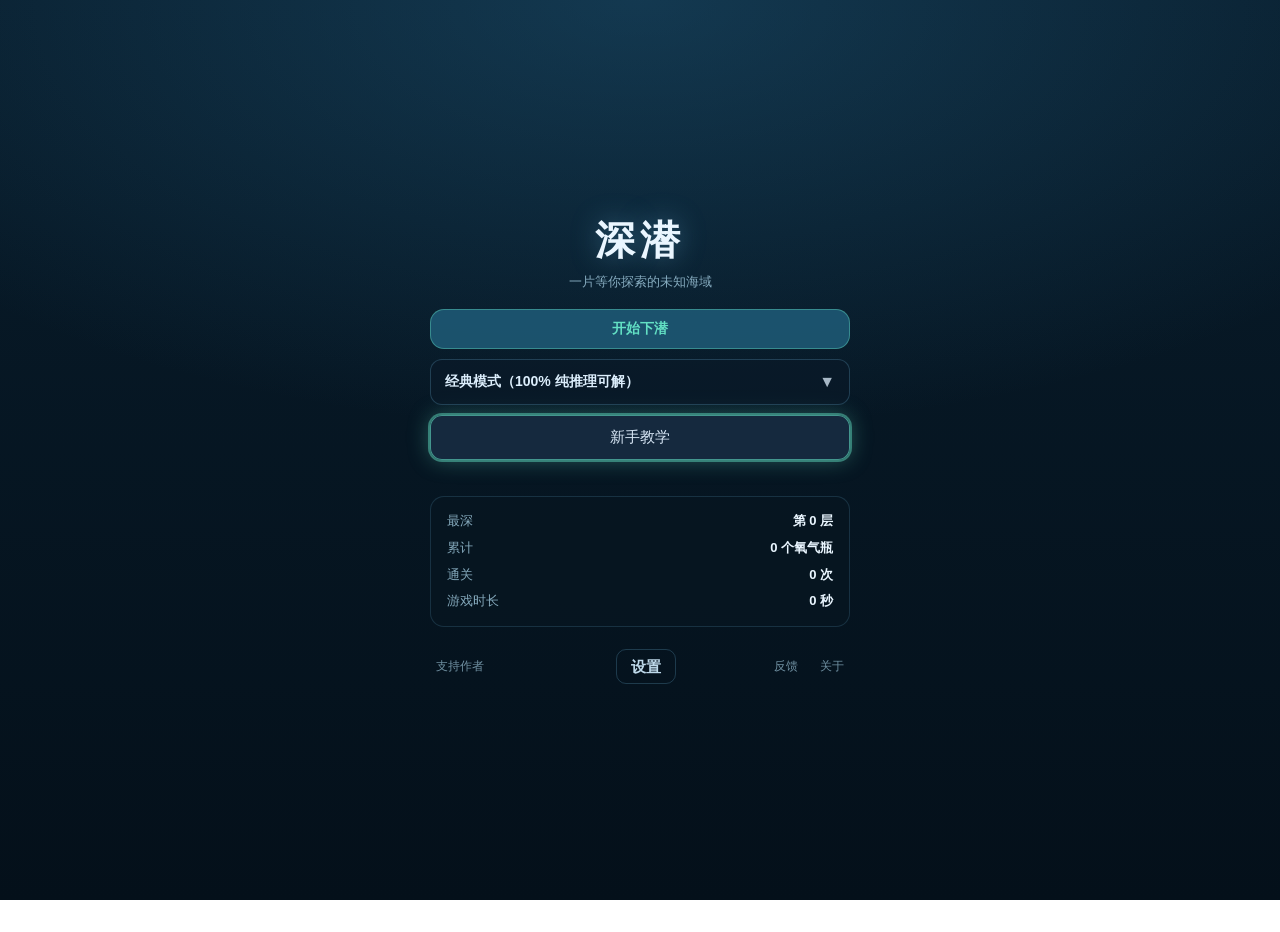
<file: index.html>
<!DOCTYPE html>
<!--
  缓存版本号：?v=27
  ⚠️ 每次发版必须把本文件里所有 ?v=27 改成新版本号（脚本/样式一起改），
     否则微信 WebView / 浏览器会继续用旧缓存，出现「改了没生效」。
-->
<html lang="zh-CN">
<head>
<meta charset="utf-8">
<meta name="viewport" content="width=device-width, initial-scale=1, viewport-fit=cover">
<meta name="theme-color" content="#050b14">
<title>深潜</title>
<link rel="stylesheet" href="style.css?v=27">

</head>
<body>

<div id="banner-layer" class="banner-layer"></div>
<div id="fatal-bar" class="fatal-bar" hidden></div>

<div class="ripple-layer" id="ripple-layer" aria-hidden="true"></div>

<div class="app">
  <div class="bg-layer" id="bg-layer" aria-hidden="true"></div>

  <header class="hud">
    <div class="hud-row">
    <div class="stat depth">
      <span class="k" id="depth-label">深度</span>
      <span class="v" id="stat-depth">1</span>
    </div>
    <div class="stat" id="stat-mines-box">
      <span class="k" id="mine-label">未探明暗礁</span>
      <span class="v" id="stat-mines">10</span>
    </div>

    <div class="stat bottles" id="stat-bottle-box">
      <span class="k" id="bottle-label">未开启氧气瓶</span>
      <span class="k2" id="bottle-sub"></span>
      <span class="vwrap">
        <span class="v" id="stat-bottle">0</span>
        <span class="extra" id="stat-extra" hidden></span>
      </span>
    </div>

    </div>
    <div class="stat oxy" id="stat-oxy-box">
      <span class="k" id="oxy-label">氧气</span>
      <span class="bar" id="oxy-bar"><i id="oxy-fill"></i></span>
      <span class="v" id="stat-oxy">100</span>
    </div>
  </header>

  <div class="hintbar" id="hintbar" hidden>
    <span id="hinttext"></span>

    <button class="hintbar-close" id="hint-close" title="收起">✕</button>
  </div>

  <main class="board-wrap">
    <div class="board-scroll" id="board-scroll">
    <div class="board" id="board"></div>
  </div>
    <div class="overlay" id="overlay" hidden>
      <div class="overlay-card">
        <div class="overlay-title" id="overlay-title"></div>
        <div class="overlay-body" id="overlay-body"></div>
        <button class="btn primary" id="overlay-restart">再来一次</button>
      </div>
    </div>

    <!-- 结算界面：通关 / 失败共用骨架，skin 区分 -->
    </main>

  <footer class="foot">
    <div class="hint">
      <span class="r">红</span>暗礁　<span class="b">蓝</span>氧气瓶　<span class="m">紫</span>混合<br>
      点一下翻开　<span class="y">长按</span>标记暗礁<br>

    </div>
    <div class="meta">
      <button class="btn" id="hint-btn">提示 剩3次</button>
      <button class="btn" id="restart">重新下潜</button>
      <button class="btn" id="home-btn">返回首页</button>
    </div>
  </footer>

</div>

  <!-- 设置面板（临时：目前只有「减少动态效果」一项） -->
  <div class="settings-layer" id="settings-layer" hidden>
    <div class="settings-card" role="dialog" aria-modal="true" aria-label="设置">
      <div class="settings-title">设置</div>
      <button class="settings-row" id="sound-toggle" type="button" role="switch" aria-checked="true">
        <span class="settings-label">音效</span>
        <span class="settings-switch" aria-hidden="true"><i></i></span>
      </button>
      <button class="settings-row" id="reduce-motion-toggle" type="button" role="switch" aria-checked="false">
        <span class="settings-label">减少动态效果</span>
        <span class="settings-switch" aria-hidden="true"><i></i></span>
      </button>
      <p class="settings-note">开启后不再显示闪光、粒子、滑入等效果。</p>
      <button class="btn" id="settings-close" type="button">关闭</button>
    </div>
  </div>

  <!-- 氧气耗尽：复活框 -->
  <div class="settings-layer" id="revive-layer" hidden>
    <div class="settings-card" role="dialog" aria-modal="true" aria-label="氧气耗尽">
      <div class="settings-title revive-title">氧气耗尽</div>
      <p class="settings-note revive-body">看一次广告，补 50 点氧气，继续下潜？</p>
      <div class="revive-oxy"><span class="revive-oxy-num">+50</span><span class="revive-oxy-unit">氧气</span></div>
      <div class="revive-actions">
        <button class="btn primary" id="revive-ad" type="button">看广告</button>
        <button class="btn" id="revive-giveup" type="button">认输</button>
      </div>
      <p class="settings-note feedback-late" id="revive-left">本局还剩 3 次机会</p>
    </div>
  </div>

  <!-- 反馈面板 -->
  <div class="settings-layer" id="feedback-layer" hidden>
    <div class="settings-card" role="dialog" aria-modal="true" aria-label="反馈">
      <div class="settings-title">反馈</div>
      <p class="settings-note">遇到问题、或者想说什么，加我微信：</p>
      <div class="feedback-wx" id="feedback-wx">sere_rest</div>
      <button class="btn primary" id="feedback-copy" type="button">复制微信号</button>
      <div class="feedback-divider"></div>
      <button class="btn" id="feedback-contact" type="button">联系开发者</button>
      <p class="settings-note feedback-late">回复可能不及时，见谅。</p>
      <button class="btn" id="feedback-close" type="button">关闭</button>
    </div>
  </div>


  <!-- 支持作者面板 -->
  <div class="settings-layer" id="author-layer" hidden>
    <div class="settings-card" role="dialog" aria-modal="true" aria-label="支持作者">
      <div class="settings-title">支持作者</div>
      <img class="author-qr" id="author-qr" src="assets/support-qr.jpg" alt="微信收款码">
      <p class="settings-note author-thanks">个人开发者创作不易，<br>喜欢该作品请支持作者，万分感谢。</p>
      <button class="btn" id="author-close" type="button">关闭</button>
    </div>
  </div>

  <div class="result-layer" id="result-layer" hidden>
      <div class="result-particles" id="result-particles"></div>
      <div class="result-card">
        <div class="result-head">
          <div class="result-mode" id="result-mode">经典模式</div>
        <div class="result-kicker" id="result-kicker"></div>
          <div class="result-title" id="result-title"></div>
          <div class="result-badge" id="result-badge" hidden></div>
        </div>
        <div class="result-rows" id="result-rows"></div>
        <div class="result-actions">
          <button class="btn primary" id="result-primary" type="button">保存这张图</button>
          <button class="btn" id="result-home" type="button">返回首页</button>
        </div>
      </div>
    </div>

<noscript>
  <p style="color:#cfe3f5;text-align:center">这个原型需要开启 JavaScript。</p>
</noscript>


  <!-- 首页：启动后的第一屏 -->
  <div class="home-layer" id="home-layer">
    <div class="home-inner">
      <header class="home-head">
        <h1 class="home-title">深潜</h1>
        <p class="home-sub">一片等你探索的未知海域</p>
      </header>

      <section class="home-actions">
        <button class="btn primary home-main" id="home-start" data-home-action="start" type="button">开始下潜</button>
        <button class="home-link" id="home-restart" data-home-action="restart" type="button" hidden>重新开始</button>

        <div class="home-mode-list" id="home-mode-list">
          <button class="home-mode home-mode-trigger" id="home-mode" data-home-action="mode"
                  type="button" aria-haspopup="listbox" aria-expanded="false">
            <span>经典模式（100% 纯推理可解）</span><span class="home-caret">▼</span>
          </button>
          <div class="home-mode-menu" id="home-mode-menu" hidden>
            <div class="home-mode-item is-active" data-home-action="mode-classic">经典模式（100% 纯推理可解）</div>
            <div class="home-mode-item is-disabled">其他玩法开发中，敬请期待</div>
          </div>
        </div>

        <button class="btn home-tut" id="home-tutorial" data-home-action="tutorial" type="button">新手教学</button>
      </section>

      <section class="home-records">
        <div class="home-rec"><span>最深</span><b id="home-rec-depth">第 0 层</b></div>
        <div class="home-rec"><span>累计</span><b id="home-rec-total">0 个氧气瓶</b></div>
        <div class="home-rec"><span>通关</span><b id="home-rec-clear">0 次</b></div>
        <div class="home-rec"><span>游戏时长</span><b id="home-rec-time">0 秒</b></div>
      </section>

      <footer class="home-foot">
        <button class="home-foot-btn" data-home-action="author" type="button">支持作者</button>
        <button class="home-foot-btn home-foot-main" data-home-action="settings" type="button">设置</button>
        <div class="home-foot-right">
          <button class="home-foot-btn" data-home-action="feedback" type="button">反馈</button>
          <button class="home-foot-btn" data-home-action="about" type="button">关于</button>
        </div>
      </footer>
    </div>
  </div>

<script src="logic.js?v=27"></script>
<script src="solver.js?v=27"></script>
<script src="generator.js?v=27"></script>
<script src="hint.js?v=27"></script>
<script src="mode.js?v=27"></script>
  <script src="calib.js?v=27"></script>
  <script src="shape.js?v=27"></script>
  <script src="ladder.js?v=27"></script>
  <script src="tutorial.js?v=27"></script>
  <script src="modifiers.js?v=27"></script>
<script src="run.js?v=27"></script>
<script src="ui.js?v=27"></script>
<script src="result.js?v=27"></script>
<script src="poster.js?v=27"></script>
<script src="bg.js?v=27"></script>
<script src="boards.js?v=27"></script>
  <script src="boards-picked.js?v=27"></script>
  <script src="audio.js?v=27"></script>
<script src="main.js?v=27"></script>

  <div id="confirm-dive" class="confirm-layer" hidden>
    <div class="confirm-box">
      <p class="confirm-title">已找到出口</p>
      <p class="confirm-sub">下潜进入下一层，或者继续探索捞氧气</p>
      <div class="confirm-actions">
        <button class="btn primary" id="confirm-yes">下潜</button>
        <button class="btn" id="confirm-no">继续探索</button>
      </div>
    </div>
  </div>
  <div class="tut-layer" id="tut-layer" hidden>
    <div class="tut-fab-wrap">
      <button class="btn tut-hint-fab" id="tut-hint-fab" type="button">提示 剩3次</button>
    </div>
    <div class="tut-bar">
      <div class="tut-head">
        <span class="tut-step" id="tut-step">1 / 10</span>
        <button class="tut-skip" id="tut-home">返回首页</button>
        <button class="tut-skip" id="tut-skip">跳过</button>
      </div>
      <p class="tut-text" id="tut-text"></p>
      <p class="tut-sub" id="tut-sub"></p>
      <p class="tut-hint" id="tut-hint"></p>
    </div>
  </div>
  <div class="tut-final" id="tut-final" hidden>
    <div class="tut-final-card">
      <h2>开始下潜</h2>
      <p>经典模式 <b>100% 只用逻辑推理就能解开，绝不会让你猜</b>。潜得越深，氧气越紧，但每一格都有答案。</p>
      <div class="tut-final-actions">
        <button class="btn" id="tut-final-home" type="button">回到首页</button>
        <button class="btn primary" id="tut-final-go" type="button">开始下潜</button>
      </div>
    </div>
  </div>
</body>
</html>
</file>
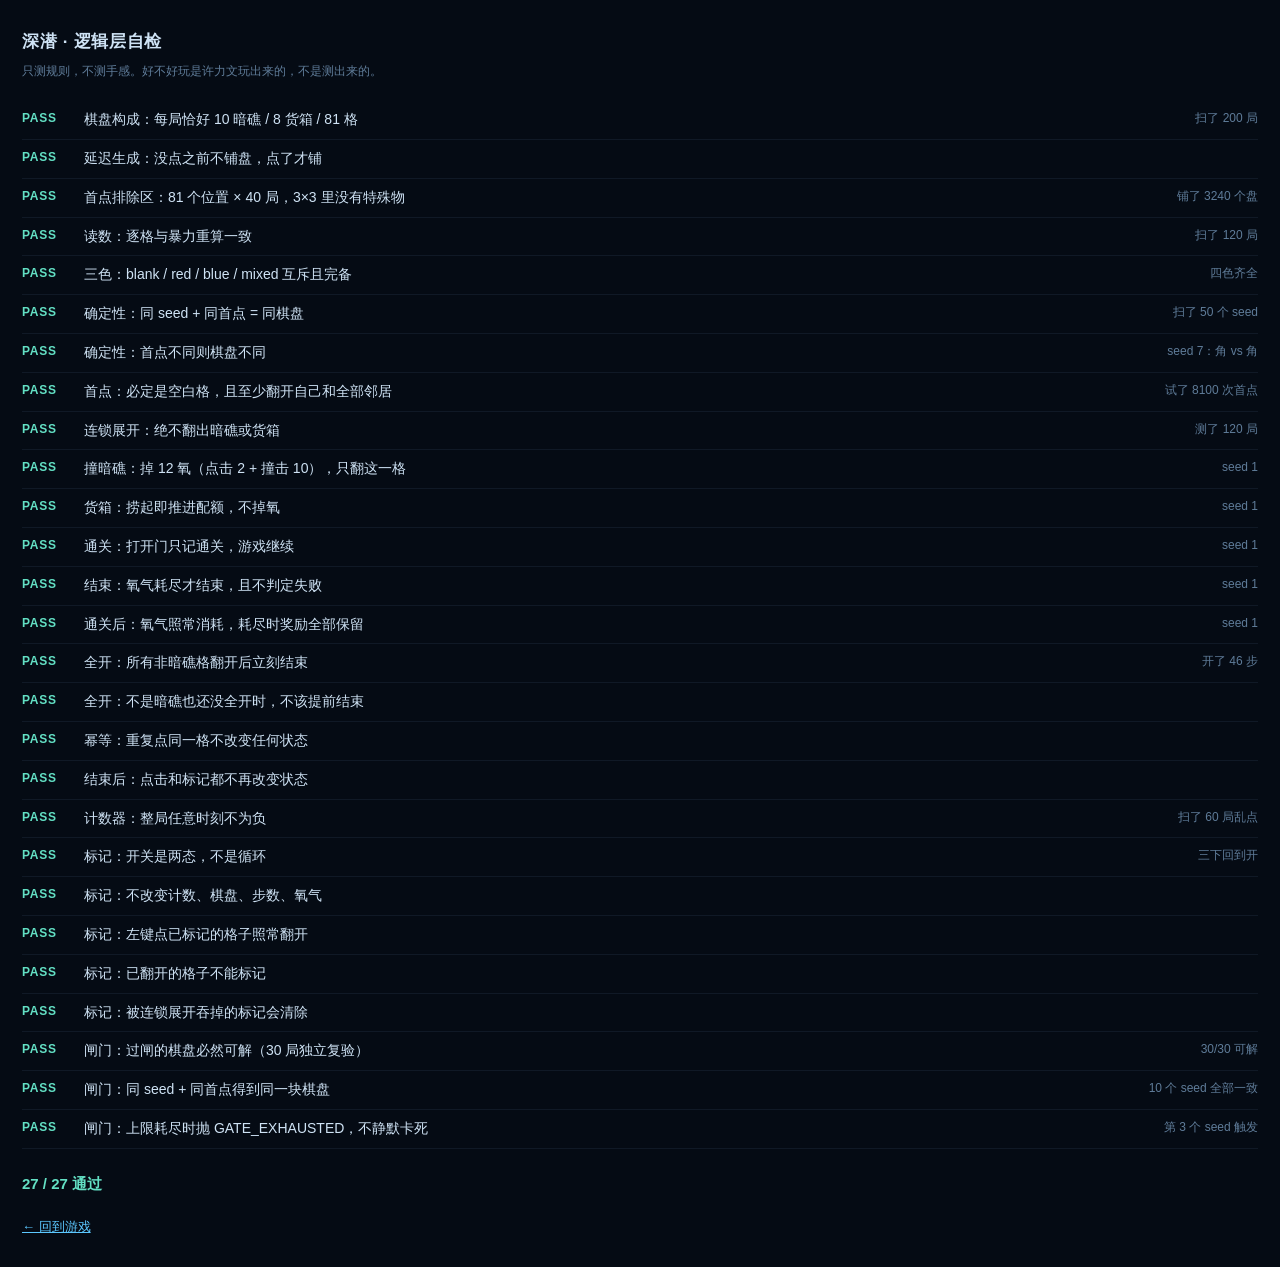
<file: selftest.html>
<!DOCTYPE html>
<html lang="zh-CN">
<head>
<meta charset="utf-8">
<meta name="viewport" content="width=device-width, initial-scale=1">
<title>深潜 · 逻辑层自检</title>
<style>
  body {
    margin: 0; padding: 28px 22px;
    background: #050b14; color: #cfe3f5;
    font-family: -apple-system, BlinkMacSystemFont, "Segoe UI", "PingFang SC", "Microsoft YaHei", sans-serif;
    font-size: 14px; line-height: 1.7;
  }
  h1 { font-size: 17px; margin: 0 0 4px; letter-spacing: .04em; }
  .sub { color: #5f7c99; font-size: 12px; margin-bottom: 20px; }
  .row { display: flex; gap: 10px; padding: 7px 0; border-bottom: 1px solid rgba(120,170,220,.09); }
  .mark { flex: 0 0 52px; font-weight: 700; font-size: 12px; letter-spacing: .06em; }
  .pass { color: #63e0c4; }
  .fail { color: #ff6b6b; }
  .name { flex: 1; }
  .note { flex: 0 0 auto; color: #5f7c99; font-size: 12px; }
  .sum { margin-top: 22px; font-size: 15px; font-weight: 700; }
  .sum.ok { color: #63e0c4; }
  .sum.bad { color: #ff6b6b; }
  .back { display: inline-block; margin-top: 20px; color: #5cc8ff; font-size: 13px; }
</style>
</head>
<body>

<h1>深潜 · 逻辑层自检</h1>
<div class="sub">只测规则，不测手感。好不好玩是许力文玩出来的，不是测出来的。</div>

<div id="out"></div>
<div id="sum" class="sum"></div>
<a class="back" href="index.html">← 回到游戏</a>

<script src="logic.js"></script>
<script src="solver.js"></script>
<script src="generator.js"></script>
<script src="selftest.js"></script>
<script>
(function () {
  var out = document.getElementById('out');
  var report = DeepDiveTests.run();

  for (var i = 0; i < report.results.length; i++) {
    var r = report.results[i];
    var row = document.createElement('div');
    row.className = 'row';
    row.innerHTML =
      '<span class="mark ' + (r.ok ? 'pass' : 'fail') + '">' + (r.ok ? 'PASS' : 'FAIL') + '</span>' +
      '<span class="name">' + r.name + '</span>' +
      '<span class="note">' + (r.note || '') + '</span>';
    out.appendChild(row);
  }

  var sum = document.getElementById('sum');
  sum.className = 'sum ' + (report.failed ? 'bad' : 'ok');
  sum.textContent = report.passed + ' / ' + report.total + ' 通过' +
    (report.failed ? '，' + report.failed + ' 项失败' : '');
})();
</script>

</body>
</html>
</file>
<file: style.css>
/* 深潜 · 原型样式
 *
 * 原则（DESIGN v0.6 视觉规范）：
 *   1. 格子底色统一中性，不随内容变化。含义只由数字颜色和图标承载。
 *   2. 数字：暗礁红 / 货箱蓝 / 混合紫（紫必须够亮，不能糊在深色底上）。
 *   3. 货箱是金色图标（「这一格是货」），和蓝色数字（「邻居有货」）区分开。
 *   4. 标记是红色叉号 + 深底 + 白描边，一眼看出是危险。
 *   5. 所有颜色都是变量，为以后换肤留接口。
 *
 * 纯 CSS，不引入任何图片/字体资源（微信小游戏主包只有 4M）。
 */

:root {
  /* ---------- 换肤只需要改这一段 ---------- */

  /* 底色：中性，不随格子内容变 */
  --bg-page: #050b14;
  --bg-page-glow: #0e2237;
  --bg-board: #08131f;
  --cell: #16283e;             /* 所有格子共用这一个底色 */
  --cell-shade: rgba(0, 0, 0, .34);  /* 翻开的格子只是盖一层暗，不换色相 */
  --cell-edge: rgba(130, 175, 220, .16);
  --cell-edge-soft: rgba(130, 175, 220, .07);
  --cell-hover: #1d3450;

  /* 读数颜色：含义全靠这三个色 + 图标 */
  --num-mine: #ff6b6b;         /* 暗礁红 */
  --num-chest: #5cc9ff;        /* 货箱蓝，提亮到青蓝保证对比度 */
  --num-mixed: #cf9fff;        /* 混合紫，刻意调亮 */

  /* 图标 */
  --icon-gold: #ffc75a;
  --icon-gold-hi: #ffe6a8;
  --icon-gold-lo: #c8891f;
  --icon-mine: #ff5252;
  --icon-mine-hi: #ff9a9a;
  --icon-mine-lo: #a81f1f;

  /* 标记：红叉 + 白描边 + 深底 */
  --mark-fg: #ff4d4d;
  --mark-stroke: #ffffff;
  --mark-bg: #0a121c;

  /* 文本与状态 */
  --text: #d7e6f5;
  --text-dim: #7d9ab8;
  --text-faint: #4a637c;
  --accent: #63e0c4;
  --warn: #ff8b5c;
  --panel: rgba(18, 36, 56, .8);
  --panel-line: rgba(130, 175, 220, .14);
}

* { box-sizing: border-box; }

html, body {
  margin: 0;
  padding: 0;
}

body {
  min-height: 100vh;
  display: flex;
  padding: 16px;
  background: radial-gradient(130% 85% at 50% -10%,
              var(--bg-page-glow) 0%, var(--bg-page) 58%, #02060b 100%);
  background-attachment: fixed;
  color: var(--text);
  font-family: -apple-system, BlinkMacSystemFont, "Segoe UI", "PingFang SC",
               "Hiragino Sans GB", "Microsoft YaHei", sans-serif;
  -webkit-tap-highlight-color: transparent;
}

.app {
  /* margin:auto 而不是 align-items:center —— 窗口太矮时不会把顶部的读数裁掉 */
  margin: 0 auto;        /* 只管水平；垂直由 JS 的 marginTop 控制 */
  width: 100%;
  display: flex;
  flex-direction: column;
  gap: 12px;
}

/* ---------- 顶部常驻读数 ---------- */

.hud {
  display: flex;
  flex-direction: column;
  gap: 8px;
}

.stat {
  display: flex;
  align-items: baseline;
  justify-content: space-between;
  gap: 8px;
  padding: 7px 11px;
  border-radius: 9px;
  background: var(--panel);
  border: 1px solid var(--panel-line);
}

.stat .k {
  font-size: 11px;
  letter-spacing: .09em;
  color: var(--text-dim);
}

.stat .v {
  font-size: 17px;
  font-weight: 700;
  font-variant-numeric: tabular-nums;
}

/* 剩余货箱：底部一条细进度条，随「剩余」减少而变短 */
.stat.chests {
  position: relative;
  padding-bottom: 13px;
}

.stat.chests .minibar {
  position: absolute;
  left: 11px;
  right: 11px;
  bottom: 6px;
  height: 3px;
  border-radius: 2px;
  overflow: hidden;
  background: rgba(130, 175, 220, .14);
}

.stat.chests .minibar i {
  display: block;
  height: 100%;
  width: 100%;
  background: var(--icon-gold);
  transition: width .25s ease;
}

/* 进度格：达标后写成「5/5 · 额外 +2」，不出现 7/5 */
.stat.bottles .vwrap {
  display: flex;
  align-items: baseline;
  gap: 4px;
  line-height: 1.15;
}

.stat.bottles .extra {
  font-size: 10px;
  font-weight: 700;
  letter-spacing: .02em;
  color: var(--icon-gold);
  white-space: nowrap;
}

/* 配额达标后，这个格子变成「已通关」，和「结束」不是一回事 */
.stat.cleared {
  background: rgba(24, 72, 66, .55);
  border-color: rgba(99, 224, 196, .45);
  animation: badge-in .55s ease-out;
}
.stat.cleared .k { color: var(--accent); }
.stat.cleared .v { color: var(--accent); }
.stat.cleared .extra { color: var(--accent); }

@keyframes badge-in {
  0% { box-shadow: 0 0 0 rgba(99, 224, 196, 0); }
  45% { box-shadow: 0 0 18px rgba(99, 224, 196, .55); }
  100% { box-shadow: 0 0 0 rgba(99, 224, 196, 0); }
}

.stat.oxy {
  position: relative;
  grid-column: 1 / -1;
  align-items: center;
}

.stat.oxy .v { min-width: 3ch; text-align: right; }
.stat.oxy.low .v { color: var(--warn); }

.bar {
  flex: 1;
  height: 6px;
  border-radius: 3px;
  overflow: hidden;
  background: rgba(130, 175, 220, .13);
}

.bar i {
  display: block;
  height: 100%;
  width: 100%;
  border-radius: 3px;
  background: linear-gradient(90deg, #2f9fd8, var(--accent));
  transition: width .28s ease, background .25s ease;
}

.bar i.low { background: linear-gradient(90deg, #e0662f, #ff5c5c); }

/* ---------- 海床 ---------- */

.board-wrap { position: relative; }

.board {
  position: relative;
  display: grid;
  grid-template-columns: repeat(9, minmax(0, 1fr));
  grid-template-rows: repeat(9, minmax(0, 1fr));
  gap: 5px;
  padding: 10px;
  border-radius: 14px;
  background: var(--bg-board);
  border: 1px solid var(--panel-line);
  box-shadow: 0 20px 50px rgba(0, 0, 0, .55),
              inset 0 1px 0 rgba(255, 255, 255, .04);
}

/*
 * 所有格子共用同一个底色 --cell。
 * 未翻开 = 凸起（顶亮边 + 外投影），已翻开 = 凹陷 + 压一层暗。
 * 也就是说只有「明暗关系」在变，色相永远中性，绝不随红蓝紫变。
 */
/* 坐标：小、暗、不抢戏，但永远在 */

/* 第 1 级：这组读数圈住的未知格 */
.cell.hint-group {
  outline: 2px dashed rgba(120, 200, 255, .55);
  outline-offset: -2px;
}

/* 第 2 级：揭示出来的目标格，必须和普通翻开明显不同 */
/* 演过的那几拍：结论格保留成「已知」，不灭 —— 灭了就是眼花，不是演示 */
/* ---------- 氧气反馈（v12）：增和减必须一眼分得开 ---------- */

.oxy-float {
  position: absolute;
  right: 8px;
  /* 起点抬到数字上方，上升过程中不和氧气剩余值重叠 */
  top: -6px;
  font-size: 15.5px;
  font-weight: 700;
  pointer-events: none;
  z-index: 6;
  white-space: nowrap;
}

/* 增加：绿色，向上浮 */
.oxy-float.up {
  color: #6fe0a0;
  text-shadow: 0 1px 5px rgba(0, 0, 0, .75);
  animation: oxy-up 1600ms cubic-bezier(.2, .8, .3, 1) forwards;
}

.oxy-float.up.rare { color: #ffd86b; }

/* 减少：红色，向下沉 */
.oxy-float.down {
  color: #ff6b6b;
  text-shadow: 0 1px 5px rgba(0, 0, 0, .75);
  animation: oxy-down 1400ms cubic-bezier(.2, .8, .3, 1) forwards;
}

/* 提示扣费：颜色和普通掉氧拉开 */
.oxy-float.down.hint {
  color: #ffb347;
  font-size: 12px;
}

/* 开箱那一下的合并账：先花的 −2 和拿到的 +N 一起显示 */
.oxy-float.up.net {
  color: #8bf0c0;
  font-size: 12px;
}

@keyframes oxy-up {
  0% { opacity: 0; transform: translateY(6px) scale(.92); }
  20% { opacity: 1; transform: translateY(-6px) scale(1.06); }
  100% { opacity: 0; transform: translateY(-30px) scale(1); }
}

@keyframes oxy-down {
  0% { opacity: 0; transform: translateY(-6px) scale(.92); }
  20% { opacity: 1; transform: translateY(6px) scale(1.02); }
  100% { opacity: 0; transform: translateY(26px) scale(.96); }
}

/* 血条：增加时向右滑、末端回弹 */
.bar.grow i { animation: bar-grow 560ms cubic-bezier(.18, 1.5, .4, 1); }

@keyframes bar-grow {
  0% { filter: brightness(1); }
  35% { filter: brightness(1.45); }
  70% { transform: scaleX(1.015); }
  100% { transform: scaleX(1); }
}

/* 血条：减少时向左滑、整条短促抖动 */
.bar.shake { animation: bar-shake 420ms ease-out; }

@keyframes bar-shake {
  0% { transform: translateX(0); }
  20% { transform: translateX(-3px); }
  45% { transform: translateX(2px); }
  70% { transform: translateX(-1px); }
  100% { transform: translateX(0); }
}

/* 低于 30：转红 + 持续脉动（只动颜色和光晕，不动位置） */
.stat.oxy.critical .bar i {
  background: linear-gradient(90deg, #e0662f, #ff5c5c);
  animation: oxy-pulse 1.5s ease-in-out infinite;
}

/* 警戒档：橙黄，不闪 */
.stat.oxy.warnly .v { color: #f0a63c; }
.stat.oxy.warnly .bar i { background: linear-gradient(90deg, #e08a2f, #ffc861); }

@keyframes oxy-pulse {
  0%, 100% { opacity: 1; box-shadow: 0 0 0 rgba(255, 92, 92, 0); }
  50% { opacity: .62; box-shadow: 0 0 10px rgba(255, 92, 92, .55); }
}
.cell.hint-known {
  background: rgba(120, 200, 255, .13);
  box-shadow: inset 0 0 0 1px rgba(120, 200, 255, .4);
}

.cell.hint-reveal {
  outline: 3px solid var(--gold);
  outline-offset: -3px;
  box-shadow: 0 0 0 3px rgba(255, 205, 90, .28), 0 0 18px rgba(255, 205, 90, .5);
  animation: reveal-pulse 1.1s ease-in-out infinite alternate;
}

@keyframes reveal-pulse {
  from { box-shadow: 0 0 0 3px rgba(255, 205, 90, .18), 0 0 10px rgba(255, 205, 90, .32); }
  to   { box-shadow: 0 0 0 3px rgba(255, 205, 90, .40), 0 0 22px rgba(255, 205, 90, .62); }
}

.cell {
  position: relative;
  display: flex;
  align-items: center;
  justify-content: center;
  border-radius: 7px;
  background: var(--cell);
  box-shadow: inset 0 1px 0 rgba(255, 255, 255, .09),
              inset 0 0 0 1px var(--cell-edge),
              0 1px 2px rgba(0, 0, 0, .38);
  /* 数字调大一档（约 +15%），格子尺寸不变 */
  font-size: clamp(19px, 5.1vmin, 31.5px);
  font-weight: 800;
  line-height: 1;
  font-variant-numeric: tabular-nums;
  cursor: pointer;
  /* 内容永远不许反过来把格子撑大 —— 规则第 8 条：翻开前后尺寸不变 */
  min-width: 0;
  min-height: 0;
  overflow: hidden;
  transition: background-color .16s ease, box-shadow .16s ease;
}

.cell .n {
  position: relative;
  color: inherit;
  line-height: 1;
  display: flex;
  align-items: center;
  justify-content: center;
}

/* 悬停/按下只改亮度，不做位移和缩放 —— 格子尺寸必须纹丝不动 */
.cell:hover:not(.revealed) { background: var(--cell-hover); }
.cell:active:not(.revealed) { background: var(--cell-hover); }

.cell.revealed {
  cursor: default;
  background: linear-gradient(var(--cell-shade), var(--cell-shade)), var(--cell);
  box-shadow: inset 0 1px 3px rgba(0, 0, 0, .5),
              inset 0 0 0 1px var(--cell-edge-soft);
}

/* ---------- 三种读数：只有数字颜色在承载含义 ---------- */

.cell.c-red .n   { color: var(--num-mine); }
.cell.c-blue .n  { color: var(--num-chest); }
.cell.c-mixed .n { color: var(--num-mixed); }

/* 空白格（相邻无特殊物）：不显示内容 */
.cell.c-blank .n { color: transparent; }

/* ---------- 货箱：金色图标（这一格是货）---------- */

.cell.c-chest .n {
  width: 62%;
  height: 52%;
  border-radius: 3px;
  background: linear-gradient(180deg,
    var(--icon-gold-hi) 0%, var(--icon-gold) 46%, var(--icon-gold-lo) 100%);
  box-shadow: inset 0 -2px 0 rgba(0, 0, 0, .3),
              0 0 8px rgba(255, 199, 90, .45);
}

/* 箱盖的分界线 */
.cell.c-chest .n::after {
  content: '';
  position: absolute;
  left: 0;
  right: 0;
  top: 36%;
  height: 11%;
  background: rgba(0, 0, 0, .32);
}

/* ---------- 撞上的暗礁：红色实心球，和「叉号标记」明显不同 ---------- */

.cell.c-mine .n {
  width: 46%;
  height: 46%;
  border-radius: 50%;
  background: radial-gradient(circle at 34% 30%,
    var(--icon-mine-hi) 0%, var(--icon-mine) 52%, var(--icon-mine-lo) 100%);
  box-shadow: 0 0 10px rgba(255, 60, 60, .65);
}

/* ---------- 暗礁标记：红叉 + 深底 + 白描边 ---------- */

.cell.marked {
  background: var(--mark-bg);
  box-shadow: inset 0 0 0 2px rgba(255, 77, 77, .85),
              0 1px 2px rgba(0, 0, 0, .38);
}

.cell.marked .n {
  color: var(--mark-fg);
  font-size: .92em;
  font-weight: 900;
  -webkit-text-stroke: 2px var(--mark-stroke);
  paint-order: stroke fill;
}

/* ---------- 反馈动画 ----------
 * 全部用光晕，不用位移和缩放 —— 规则第 8 条要求格子尺寸和位置恒定。
 */

@keyframes flash-bad {
  0% {
    box-shadow: inset 0 0 0 2px rgba(255, 82, 82, .95),
                0 0 16px rgba(255, 60, 60, .6);
  }
  100% {
    box-shadow: inset 0 1px 3px rgba(0, 0, 0, .5),
                inset 0 0 0 1px var(--cell-edge-soft);
  }
}
.cell.flash-bad { animation: flash-bad .5s ease-out; }

@keyframes flash-good {
  0% {
    box-shadow: inset 0 0 0 2px rgba(255, 199, 90, .95),
                0 0 16px rgba(255, 190, 60, .55);
  }
  100% {
    box-shadow: inset 0 1px 3px rgba(0, 0, 0, .5),
                inset 0 0 0 1px var(--cell-edge-soft);
  }
}
.cell.flash-good { animation: flash-good .5s ease-out; }

@keyframes flash-mark {
  0% { box-shadow: inset 0 0 0 3px rgba(255, 77, 77, .95); }
  100% { box-shadow: inset 0 0 0 2px rgba(255, 77, 77, .85); }
}
.cell.flash-mark { animation: flash-mark .3s ease-out; }

/* ---------- 色盲双通道：右上角一个小形状 ----------
 * 颜色 + 形状双编码。红绿色盲约占男性 6%，不能只靠颜色区分。
 * 尺寸用百分比，跟格子一起缩放，32px 格子里也分得清。
 */
.cell.c-red::after,
.cell.c-blue::after,
.cell.c-mixed::after {
  content: '';
  position: absolute;
  top: 8%;
  right: 8%;
}

/* 红 = 实心三角（右上直角，指向左下） */
.cell.c-red::after {
  width: 13.5%;
  aspect-ratio: 1;
  background: var(--num-mine);
  clip-path: polygon(100% 0, 100% 100%, 0 0);
}

/* 蓝 = 圆点 */
.cell.c-blue::after {
  width: 13%;
  aspect-ratio: 1;
  border-radius: 50%;
  background: var(--num-chest);
}

/* 紫 = 短横线 */
.cell.c-mixed::after {
  width: 18%;
  aspect-ratio: 3 / 1;
  border-radius: 1px;
  background: var(--num-mixed);
}

/* ---------- 提示高亮 ---------- */

.cell.hint-source {
  box-shadow: inset 0 0 0 2px var(--accent), 0 0 14px rgba(99, 224, 196, .55);
  z-index: 3;
}

@keyframes hint-pulse {
  0%, 100% { box-shadow: inset 0 0 0 2px var(--icon-gold), 0 0 6px rgba(255, 199, 90, .2); }
  50% { box-shadow: inset 0 0 0 2px var(--icon-gold), 0 0 16px rgba(255, 199, 90, .65); }
}

.cell.hint-target {
  animation: hint-pulse 1.3s ease-in-out infinite;
  z-index: 2;
}

/* ---------- 提示栏 ---------- */

.hintbar {
  position: relative;
  padding: 10px 34px 10px 12px;
  border-radius: 10px;
  background: rgba(16, 44, 42, .9);
  border: 1px solid rgba(99, 224, 196, .38);
  color: #c7ebdf;
  font-size: 12.5px;
  line-height: 1.8;
}

.hintbar[hidden] { display: none; }

.hintbar-close {
  position: absolute;
  top: 6px;
  right: 6px;
  width: 22px;
  height: 22px;
  padding: 0;
  border: none;
  border-radius: 5px;
  background: transparent;
  color: var(--text-dim);
  font-size: 12px;
  cursor: pointer;
}

.hintbar-close:hover { background: rgba(255, 255, 255, .08); color: var(--text); }

.hint .note { color: var(--text-faint); }

/* ---------- 结算浮层 ---------- */

.overlay {
  position: absolute;
  inset: 0;
  z-index: 10;
  display: flex;
  align-items: center;
  justify-content: center;
  border-radius: 14px;
  background: rgba(3, 9, 16, .86);
  -webkit-backdrop-filter: blur(4px);
  backdrop-filter: blur(4px);
}

/* 全开结算：不糊掉棋盘，让玩家还能看见自己解完的那一盘。
 * 但卡片本身要有个底，否则数字会从字缝里透过来。 */
.overlay.perfect {
  background: rgba(3, 16, 14, .55);
  -webkit-backdrop-filter: none;
  backdrop-filter: none;
}

.overlay.perfect .overlay-card {
  padding: 22px 30px 24px;
  border-radius: 16px;
  background: rgba(5, 20, 18, .92);
  border: 1px solid rgba(99, 224, 196, .28);
  box-shadow: 0 16px 48px rgba(0, 0, 0, .55),
              inset 0 1px 0 rgba(255, 255, 255, .05);
}

.overlay[hidden] { display: none; }

.overlay-card { padding: 24px; text-align: center; }

.overlay-title {
  margin-bottom: 8px;
  font-size: 23px;
  font-weight: 800;
  letter-spacing: .04em;
}
.overlay-title.clear { color: var(--accent); }
.overlay-title.end { color: var(--text); }
.overlay-title.perfect { color: var(--accent); font-size: 25px; }

.overlay-body {
  margin-bottom: 18px;
  font-size: 13px;
  line-height: 1.95;
  color: var(--text-dim);
  font-variant-numeric: tabular-nums;
}

.overlay-body b { color: var(--accent); font-weight: 700; }

.overlay-body .stat-row {
  display: flex;
  justify-content: space-between;
  gap: 22px;
  padding: 3px 0;
  border-bottom: 1px dashed rgba(130, 175, 220, .12);
}

.overlay-body .stat-row:last-of-type { border-bottom: none; }
.overlay-body .stat-row b { color: var(--text); font-size: 14px; }

.overlay-body .overlay-note {
  margin-top: 8px;
  font-size: 11.5px;
  color: var(--text-faint);
}

/* ---------- 按钮 / 页脚 ---------- */

.btn {
  padding: 8px 16px;
  border-radius: 8px;
  border: 1px solid rgba(130, 175, 220, .28);
  background: rgba(24, 44, 66, .9);
  color: var(--text);
  font-family: inherit;
  font-size: 13px;
  cursor: pointer;
  transition: background .15s ease, border-color .15s ease, transform 120ms ease;
}

.btn:hover {
  background: rgba(36, 64, 94, .95);
  border-color: rgba(130, 175, 220, .5);
}

.btn.primary {
  padding: 10px 22px;
  font-size: 14px;
  color: var(--accent);
  background: rgba(31, 92, 120, .85);
  border-color: rgba(99, 224, 196, .4);
}

.btn.primary:hover { background: rgba(40, 116, 148, .95); }

.foot {
  display: flex;
  align-items: center;
  justify-content: space-between;
  gap: 10px;
  flex-wrap: wrap;
}

.hint {
  font-size: 11px;
  letter-spacing: .02em;
  color: var(--text-dim);
  line-height: 1.85;
}

.hint .r { color: var(--num-mine); font-weight: 700; }
.hint .b { color: var(--num-chest); font-weight: 700; }
.hint .m { color: var(--num-mixed); font-weight: 700; }
.hint .g { color: var(--icon-gold); font-weight: 700; }
.hint .k { color: var(--mark-fg); font-weight: 700; }
.hint .y { color: var(--icon-gold); font-weight: 700; }

.meta {
  display: flex; align-items: center; gap: 10px;
  flex: 1 1 100%;
  justify-content: space-between;
}
.meta .btn {
  white-space: nowrap;
  font-size: 12px;
  padding-left: 20px;
  padding-right: 20px;
}

















/* ============================================================
 * 反馈相关（v9/v12 的一批规则，曾被一次 CSS 编辑误删，这里统一补回）
 * 放在文件末尾，保证不被前面的规则盖掉。
 * ============================================================ */

/* ---------- 全局浮字层（v16） ---------- */

/*
 * 盖在整个棋盘上的一层。浮字挂这里，不挂格子 ——
 * .cell 有 overflow:hidden，挂在格子里会被裁在边界内（这是看不全的根因）。
 * 裁剪边界 = 整个棋盘；高度只覆盖棋盘，不压顶部 HUD。
 */
.float-layer {
  position: absolute;
  /* 下扩 48px 容纳最下面一行的下沉，上扩 16px 保底，左右不动 */
  top: -16px;
  right: 0;
  bottom: -48px;
  left: 0;
  pointer-events: none;
  z-index: 30;
  /* 不裁在这个边界上：浮字要能一路飘到消失 */
  overflow: visible;
}

.float-gain {
  position: absolute;
  transform: translate(-50%, -50%);
  font-size: 19px;
  font-weight: 800;
  letter-spacing: .5px;
  white-space: nowrap;
  text-shadow: 0 2px 6px rgba(0, 0, 0, .95), 0 0 12px rgba(0, 0, 0, .6);
}

/* 增加：绿色，从格子上方起，向上飘 */
.float-gain.up {
  color: #7fe3a5;
  animation: bf-up 1600ms cubic-bezier(.25, .46, .45, .94) forwards;
}

/* 减少：红色，从格子下方起，向下飘 */
.float-gain.down {
  color: #ff8a8a;
  animation: bf-down 1600ms cubic-bezier(.25, .46, .45, .94) forwards;
}

.float-gain.rare { color: #ffd86b; }
.float-gain.bad { color: #ff6b6b; }

/* 空箱：1400ms，比氧气增减短一点，但依然看得清 */
.float-gain.dry {
  color: #cfe0ee;
  font-size: 16px;
  font-weight: 800;
  animation-duration: 1400ms;
}

/*
 * 一条连续曲线走完全程：位移只有一个方向，没有中间停顿帧。
 * （上一版在 16% 和 70% 各有一个 opacity 关键帧，位移在中间段被“压平”，看着像顿一下。）
 */
/*
 * 一条 keyframes 管完位移 + 透明度，一个时长，无 delay。
 * 去掉了 scale 脉冲 —— 它有「先胀一下再走」的读感，看起来像动画被切成两截。
 * 位移单调，透明度只在前 12% 淡入、后 40% 淡出，中间不碰。
 */
@keyframes bf-up {
  0% { opacity: 0; transform: translate(-50%, -50%) translateY(6px); }
  12% { opacity: 1; transform: translate(-50%, -50%) translateY(0); }
  100% { opacity: 0; transform: translate(-50%, -50%) translateY(-58px); }
}

@keyframes bf-down {
  0% { opacity: 0; transform: translate(-50%, -50%) translateY(-6px); }
  12% { opacity: 1; transform: translate(-50%, -50%) translateY(0); }
  100% { opacity: 0; transform: translate(-50%, -50%) translateY(58px); }
}
/* 炸弹引爆瞬间 */

/* 演过的拍：常驻高亮，直到玩家下一次点击 */
.cell.hint-seen {
  box-shadow: inset 0 0 0 2px rgba(120, 200, 255, .85), 0 0 10px rgba(120, 200, 255, .35);
}

/* 达标信号 */
@keyframes banner-pop {
  0% { opacity: 0; transform: translate(-50%, -50%) scale(.86); }
  18% { opacity: 1; transform: translate(-50%, -50%) scale(1.04); }
  75% { opacity: 1; transform: translate(-50%, -50%) scale(1); }
  100% { opacity: 0; transform: translate(-50%, -50%) scale(1); }
}

.clear-banner {
  position: absolute;
  left: 50%;
  top: 50%;
  transform: translate(-50%, -50%);
  padding: 14px 26px;
  border-radius: 14px;
  background: rgba(8, 20, 34, .92);
  border: 2px solid rgba(255, 216, 107, .75);
  box-shadow: 0 0 26px rgba(255, 200, 90, .45), 0 6px 22px rgba(0, 0, 0, .7);
  text-align: center;
  color: #ffe08a;
  text-shadow: 0 0 16px rgba(255, 210, 110, 1), 0 2px 6px rgba(0, 0, 0, .9);
  pointer-events: none;
  z-index: 20;
  white-space: nowrap;
  animation: banner-pop 2000ms ease-out forwards;
}

.clear-banner b {
  display: block;
  font-size: 32px;
  font-weight: 900;
  letter-spacing: 6px;
}

.clear-banner span {
  display: block;
  margin-top: 6px;
  font-size: 14px;
  font-weight: 600;
  letter-spacing: 2px;
  opacity: .9;
}

.stat.bottles.just-cleared { animation: bottle-hit 900ms ease-out; }

@keyframes bottle-hit {
  0% { transform: scale(1); }
  25% { transform: scale(1.14); box-shadow: 0 0 0 2px rgba(255, 216, 107, .9); }
  100% { transform: scale(1); }
}

/* 「开一格」是直接给答案，和「提示」必须分得开 */
.btn.reveal {
  border-color: rgba(255, 180, 90, .55);
  color: #ffcf8a;
}

.btn.reveal:hover { background: rgba(255, 180, 90, .14); }


/* 「开一格」氧气不够时变灰 */
.btn.reveal.disabled {
  opacity: .42;
  border-color: rgba(140, 160, 180, .35);
  color: #8fa6bb;
  cursor: not-allowed;
}











/* ---------- 修饰符可见（v15） ---------- */





.clear-banner.mod b { color: #ffc178; }
.clear-banner.mod { border-color: rgba(255, 176, 92, .7); }












@keyframes mark-hint-pulse {
  0%, 100% { opacity: .28; transform: scale(.94); }
  50% { opacity: .7; transform: scale(1.02); }
}

.cell.mark-hint {
  outline: 2px dashed rgba(255, 205, 130, .55);
  outline-offset: -5px;
  animation: mark-hint-pulse 1.6s ease-in-out infinite;
}

.cell.mark-hint.strong {
  outline-width: 3px;
  outline-color: rgba(255, 190, 90, .95);
  animation-duration: .9s;
}

/* 叉号用 ::after 画，不写任何文字 */
.cell.mark-hint::after {
  content: '';
  position: absolute;
  inset: 26%;
  pointer-events: none;
  background:
    linear-gradient(45deg, transparent 45%, rgba(255, 205, 130, .8) 46%, rgba(255, 205, 130, .8) 54%, transparent 55%),
    linear-gradient(-45deg, transparent 45%, rgba(255, 205, 130, .8) 46%, rgba(255, 205, 130, .8) 54%, transparent 55%);
  opacity: .85;
}

.cell.mark-hint.strong::after {
  inset: 22%;
  background:
    linear-gradient(45deg, transparent 44%, rgba(255, 190, 90, 1) 45%, rgba(255, 190, 90, 1) 55%, transparent 56%),
    linear-gradient(-45deg, transparent 44%, rgba(255, 190, 90, 1) 45%, rgba(255, 190, 90, 1) 55%, transparent 56%);
  opacity: 1;
}






/* ---------- 界面巡览（第 5 关） ---------- */

/* 被框住的元素在屏幕下半部分时，卡片挪到上面，别盖住它 */







/* 被讲到的元素：亮起来 */



/* 练习局不显示深度（它不属于任何一层） */


/* 氧气满：数字后加一个「满」字提示 + 数字变金色 */
.stat.oxy.full .v::after {
  content: ' 满';
  font-size: 11px;
  font-weight: 700;
  color: #ffd86b;
  letter-spacing: 1px;
}
.stat.oxy.full .v { color: #ffd86b; }
.stat.oxy.full .bar i { background: linear-gradient(90deg, #ffd86b, #ffe9a8); }

/* 自动清场：免费翻开的格子依次亮一下 */
.cell.autoclear {
  animation: autoclear-flash 620ms ease-out;
}
@keyframes autoclear-flash {
  0%   { box-shadow: inset 0 0 0 2px rgba(120, 220, 255, .95), 0 0 18px rgba(120, 220, 255, .55); }
  35%  { box-shadow: inset 0 0 0 2px rgba(120, 220, 255, .55), 0 0 26px rgba(120, 220, 255, .35); }
  100% { box-shadow: inset 0 0 0 2px rgba(120, 220, 255, 0), 0 0 0 rgba(120, 220, 255, 0); }
}

/* 进度里的第二行小字（本关目标） */
.stat .k2 {
  display: block;
  font-size: 10px;
  font-weight: 600;
  color: var(--dim, #6b8499);
  letter-spacing: .3px;
  margin-top: 1px;
}



/* 门：漩涡（和金色瓶子明显不同） */
.cell.c-door::after {
  content: '';
  position: absolute; inset: 22%;
  border-radius: 50%;
  border: 2px solid #7ce7ff;
  box-shadow: 0 0 10px rgba(124,231,255,.75), inset 0 0 8px rgba(124,231,255,.6);
  background: conic-gradient(from 0deg, rgba(124,231,255,.15), rgba(124,231,255,.75), rgba(124,231,255,.15));
}
.cell.c-door { background: #10283a; box-shadow: inset 0 0 0 1px rgba(124,231,255,.5); }

/* 摊开后还没收的瓶子 */
.cell.c-bottle { background: #1a2f42; box-shadow: inset 0 0 0 1px rgba(255,214,107,.55); }
.cell.c-bottle::after {
  content: ''; position: absolute; inset: 30%;
  border-radius: 4px; background: linear-gradient(180deg,#ffd86b,#e0a83a);
}
.cell.c-bottle.x2::before {
  content: '×2'; position: absolute; top: 1px; right: 2px;
  font-size: 9px; font-weight: 800; color: #ffd86b;
}

/* 下潜确认框 */
.confirm-layer[hidden] { display: none !important; }
.confirm-layer { position: fixed; inset: 0; background: rgba(3,10,18,.72); display: flex; align-items: center; justify-content: center; z-index: 75; }
.confirm-box { background: #0f2233; border: 1px solid rgba(124,231,255,.35); border-radius: 14px; padding: 20px 22px; min-width: 240px; text-align: center; }
.confirm-title { font-size: 18px; font-weight: 800; margin: 0 0 6px; color: #eaf6ff; }
.confirm-sub { font-size: 12px; color: #8fb3cc; margin: 0 0 16px; }
.confirm-actions { display: flex; gap: 10px; justify-content: center; }

/* A10：声呐扫描 —— 波扫过的格子依次亮起 */
.board.sonar .cell.revealed { animation: sonar-in 820ms ease-out both; }
@keyframes sonar-in {
  0%   { filter: brightness(0.45) saturate(0.6); box-shadow: inset 0 0 0 2px rgba(124,231,255,.85); }
  45%  { filter: brightness(1.5) saturate(1.3);  box-shadow: inset 0 0 0 2px rgba(124,231,255,.55), 0 0 12px rgba(124,231,255,.45); }
  100% { filter: none; box-shadow: inset 0 0 0 1px rgba(120,160,200,.25); }
}

/* 窄屏 HUD：四块必须在一行内（360px 是最窄的常见宽度） */
@media (max-width: 430px) {
  /* HUD 是 grid 不是 flex：3 列会让第 4 块掉到第二行，这里改成 4 列 */
  .hud { gap: 5px; padding-left: 8px; padding-right: 8px; }
  .stat { padding: 5px 7px; min-width: 0; }
  .stat .k { font-size: 10px; letter-spacing: 0; white-space: nowrap; }
  .stat .k2 { display: none; }
  .stat .v { font-size: 15px; }
  .stat.bottles .vwrap { gap: 2px; }
  /* 基线里 .stat.oxy 可能跨列，窄屏要改成不跨列 */
  /* 窄屏不动 flex / 跨列，只缩字号与间距 */
  .stat.oxy .bar { min-width: 28px; }
}
@media (max-width: 380px) {
  .stat { padding: 4px 5px; }
  .hud { gap: 4px; }
}

/* P2：横幅挂在独立浮层，不参与棋盘重建 */
.banner-layer { position: fixed; left: 0; right: 0; top: 0; bottom: 0; display: flex; align-items: center; justify-content: center; pointer-events: none; z-index: 70; }
.banner-layer .clear-banner {
  position: static !important;
  left: auto !important;
  top: auto !important;
  transform: none !important;
  margin: 0 auto;
}


/*
 * 窄屏 HUD：每个信息块都排成两行（标签 + 数值 / 金色状态），
 * 这样深度格放得下「已找到出口」而不必缩字号。
 */
@media (max-width: 430px) {

  .stat {
    align-items: flex-start;
    justify-content: center;
    gap: 2px;
    height: auto;
    min-height: 46px;
    padding: 5px 8px;
  }


  .stat .k2.shown {
    display: block;
    font-size: 10px;
    line-height: 1.1;
    font-weight: 800;
    color: #ffd86b;
    white-space: nowrap;
  }
}

/* 「奖励 ×2」：和 ×2 同色同号 */
.stat .k2.shown {
  display: block;
  font-size: 9px;
  font-weight: 800;
  color: #7fe3c8;
  white-space: nowrap;
}



/* 深度格：门开后才金黄 */
.stat.depth.exit .k,
.stat.depth.exit .v { color: #ffd86b; }

/* 「第 100 层」不许折行 */
.stat.depth .v {
  white-space: nowrap;
}

@media (max-width: 430px) {
  .stat.depth { flex: 0 0 auto; }
}


/* 瓶格：标签 → 数字 → 奖励 ×2 */
.stat.bottles .k { order: 1; }
.stat.bottles .vwrap { order: 2; }
.stat.bottles .k2 { order: 3; }

/* 脚本错误红条：固定顶部，不挡棋盘，点一下消失 */
.fatal-bar {
  position: fixed;
  left: 0;
  right: 0;
  top: 0;
  z-index: 99999;
  background: #b00020;
  color: #fff;
  font: 12px/1.5 monospace;
  padding: 6px 10px;
  white-space: pre-wrap;
  word-break: break-all;
  cursor: pointer;
  max-height: 40vh;
  overflow: auto;
}

/* 深度格「找到出口」放大缩小一次 */
.stat.depth.pop {
  animation: depth-pop 620ms cubic-bezier(.2, 1.6, .4, 1);
  transform-origin: center center;
  position: relative;
  z-index: 5;
}
@keyframes depth-pop {
  0%   { transform: scale(1); }
  35%  { transform: scale(1.28); }
  70%  { transform: scale(.96); }
  100% { transform: scale(1); }
}

/* 「海底扫描完成」横幅：屏幕正中，仍自动消失 */
.banner-layer .clear-banner.center {
  position: fixed;
  left: 50%;
  top: 50%;
  transform: translate(-50%, -50%);
  z-index: 80;
  text-align: center;
}

/* 漩涡常驻呼吸：让玩家一眼看出这里能点（幅度小，不干扰读数） */
.cell.c-door::after {
  animation: door-pulse 2.2s ease-in-out infinite;
}
@keyframes door-pulse {
  0%, 100% { transform: scale(1);    opacity: .85; }
  50%      { transform: scale(1.06); opacity: 1; }
}

/* 横幅不许超出屏幕（360px 下「已清场 · 点漩涡下潜」会顶到两边） */
.banner-layer .clear-banner {
  max-width: calc(100% - 24px);
  box-sizing: border-box;
  white-space: normal;
  text-align: center;
}

/* v27：整页不滚，只有棋盘区滚（HUD 和底部固定） */
html, body {
  height: 100%;
  overflow: hidden;
}

.app {
  height: 100vh;
  height: 100dvh;
  display: flex;
  flex-direction: column;
  min-height: 0;
}

.hud,
.foot {
  flex: 0 0 auto;
}

/* 教学：底部文字条 + 顶部进度，不挡棋盘中心 */
.tut-layer {
  position: fixed;
  left: 0; right: 0; bottom: 0;
  z-index: 65;
  pointer-events: none;
}
.tut-bar {
  background: linear-gradient(180deg, rgba(6,16,26,0), rgba(6,16,26,.94) 24%);
  padding: 14px 14px 16px;
}
.tut-head {
  display: flex;
  justify-content: space-between;
  align-items: center;
  margin-bottom: 6px;
}
.tut-step {
  font: 700 11px/1 monospace;
  color: #7fb0cc;
  letter-spacing: 1px;
}
.tut-skip {
  pointer-events: auto;
  background: transparent;
  border: 1px solid rgba(140,181,214,.45);
  color: #a9c6db;
  border-radius: 999px;
  padding: 3px 10px;
  font: 700 11px/1 sans-serif;
}
.tut-text {
  margin: 0 0 4px;
  color: #eaf6ff;
  font-size: 15px;
  line-height: 1.55;
  font-weight: 700;
}
.tut-sub {
  margin: 0;
  color: #9fc2d8;
  font-size: 13px;
  line-height: 1.5;
}
.tut-hint {
  margin: 6px 0 0;
  color: #ffd86b;
  font-size: 12px;
  font-weight: 700;
  min-height: 16px;
}
/* 教学里被指定的格子闪一下，告诉玩家点哪（亮 → 暗 → 亮，0.9s） */
.cell.tut-target {
  animation: tut-target .9s ease-in-out infinite;
  outline: 3px solid #ffd86b;
  outline-offset: -3px;
}
@keyframes tut-target {
  0%, 100% {
    outline-color: #ffd86b;
    box-shadow: 0 0 0 2px rgba(255, 216, 107, .9), 0 0 16px rgba(255, 216, 107, .75);
  }
  50% {
    outline-color: rgba(255, 216, 107, .12);
    box-shadow: 0 0 0 2px rgba(255, 216, 107, .12), 0 0 0 rgba(255, 216, 107, 0);
  }
}

/* 教学第 6 屏：高亮当前讲解的 HUD 元素 */
.stat.tut-hud-hi {
  outline: 2px solid #ffd86b;
  outline-offset: 2px;
  box-shadow: 0 0 14px rgba(255,216,107,.45);
  animation: tut-target .9s ease-in-out infinite;
}

/* 教学结尾弹框 */
.tut-final {
  position: fixed; inset: 0; z-index: 80;
  background: rgba(3,10,18,.78);
  display: flex; align-items: center; justify-content: center;
}
.tut-final[hidden] { display: none !important; }
.tut-final-card {
  background: #0d1b28;
  border: 1px solid rgba(140,181,214,.35);
  border-radius: 14px;
  padding: 18px 16px;
  width: min(320px, calc(100% - 32px));
  color: #eaf6ff;
  text-align: center;
}
.tut-final-card h2 { margin: 0 0 8px; font-size: 20px; }
.tut-final-card p { margin: 0 0 14px; font-size: 13px; line-height: 1.6; color: #b7d3e6; }
.tut-final-card b { color: #ffd86b; }

/* ---------- v30：布局锁定（整页不滚，只有棋盘区滚） ---------- */
html, body { height: 100%; overflow: hidden; }

.app {
  height: 100dvh;
  width: 100%;
  max-width: 592px;      /* 560 棋盘 + 内边距 */
  margin: 0 auto;
  padding: 8px 12px 10px;
  box-sizing: border-box;
  display: flex;
  flex-direction: column;
  gap: 10px;
  overflow: hidden;
}

.hud, .foot { flex: 0 0 auto; }

/* 教学时藏起底部按钮区（有「跳过」就够），给文字条腾位置 */
body.tut-on .foot { display: none; }
body.tut-on .tut-layer { z-index: 70; }

/* tut-bar 内容与棋盘同宽（560）并居中；渐变背景仍铺满整屏 */
.tut-bar {
  display: flex;
  flex-direction: column;
  align-items: center;
  padding-left: 14px;
  padding-right: 14px;
}
.tut-bar .tut-head,
.tut-bar .tut-text,
.tut-bar .tut-sub,
.tut-bar .tut-hint {
  width: 100%;
  max-width: 560px;
  margin-left: auto;
  margin-right: auto;
  box-sizing: border-box;
}

/* 第 6 屏：底部只露出「提示」按钮，并加高亮框 */
body.tut-on.tut-hud .foot { display: flex; }
body.tut-on.tut-hud .foot .hint,
body.tut-on.tut-hud .foot .meta { display: none; }
body.tut-on.tut-hud .foot > *:not(#hint-btn) { display: none !important; }
body.tut-on.tut-hud #hint-btn {
  display: inline-flex !important;
  outline: 2px solid #ffd86b;
  outline-offset: 2px;
  box-shadow: 0 0 14px rgba(255,216,107,.5);
}
.tut-hud-hi-btn {
  outline: 2px solid #ffd86b;
  outline-offset: 2px;
  box-shadow: 0 0 14px rgba(255,216,107,.55);
  animation: tut-target .9s ease-in-out infinite;
}

/* 色盲提示时指向棋盘数字的框：加粗一点，确保看得见 */
.cell.tut-cb { z-index: 3; position: relative; }

/* 教学浮动「提示 剩N次」：固定在文字条上方、棋盘下方 */
.tut-fab-wrap {
  display: none;
  justify-content: center;
  padding: 6px 0 4px;
}
body.tut-hud .tut-fab-wrap { display: flex; }
.tut-hint-fab {
  /* 外形完全走 .btn，这里只负责教学高亮 */
  pointer-events: auto;
  outline: 2px solid #ffd86b;
  outline-offset: 2px;
  box-shadow: 0 0 14px rgba(255,216,107,.55);
}
/* 第 6 屏底部行不用再显示东西 */
body.tut-on.tut-hud .foot { display: none !important; }

/* 第 5 屏色盲提示：框住红/紫/蓝三个数字 */
.cell.tut-cb-red { outline: 3px solid #ff6b6b !important; outline-offset: -3px; }
.cell.tut-cb-blue { outline: 3px solid #4fc3f7 !important; outline-offset: -3px; }
.cell.tut-cb-purple { outline: 3px solid #b388ff !important; outline-offset: -3px; }
.cell.tut-cb { box-shadow: 0 0 12px rgba(255,216,107,.55); }

/* 教学浮层里的所有按钮都要能点（跳过 / 开始下潜 / 提示） */
.tut-layer button { pointer-events: auto; }
#tut-final-go { pointer-events: auto; }

/* 第三行操作指令：黄色，和 .tut-hint.warn 统一 */
.tut-hint.warn { color: #ffd86b; font-weight: 700; }

/* v31 细长盘滚动：block 布局 + 明确高度链路 */

/* ===== 棋盘布局（唯一一份，无 !important） ===== */
.app > .board-wrap {
  flex: 1 1 auto;
  min-height: 0;
  display: flex;
  flex-direction: column;
  overflow: hidden;
}

.board-scroll {
  flex: 1 1 auto;
  min-height: 0;
  height: auto;
  max-height: none;
  overflow-y: auto;
  overflow-x: hidden;
  display: flex;
  flex-direction: column;
  align-items: stretch;
  justify-content: flex-start;
  -webkit-overflow-scrolling: touch;
  padding: 4px 0;
}

/* 尺寸由 ui.render 按可用空间算出并写进 style（width/height） */
.board-scroll .board {
  margin: auto;
  flex: none;
}

/* ===== 结算界面（通关 / 失败） ===== */
.result-layer {
  position: fixed;
  inset: 0;
  z-index: 90;
  display: flex;
  align-items: center;
  justify-content: center;
  padding: 16px;
  background: rgba(3, 10, 18, .82);
  backdrop-filter: blur(2px);
}
.result-layer[hidden] { display: none; }

.result-card {
  width: 100%;
  max-width: 420px;
  max-height: calc(100dvh - 32px);
  overflow-y: auto;
  box-sizing: border-box;
  padding: 20px 18px 18px;
  border-radius: 18px;
  border: 1px solid rgba(120, 200, 240, .28);
  background: linear-gradient(180deg, #0d2233 0%, #081826 100%);
  box-shadow: 0 24px 60px rgba(0, 0, 0, .6);
}

.result-layer.win .result-card {
  border-color: rgba(255, 216, 107, .45);
  background: linear-gradient(180deg, #10283a 0%, #081826 100%);
}

.result-mode {
  text-align: center;
  font: 600 12px/1.2 inherit;
  color: rgba(180, 210, 230, .65);
  letter-spacing: .12em;
  margin-bottom: 8px;
}
.result-kicker {
  font: 700 12px/1.4 sans-serif;
  letter-spacing: .12em;
  color: #7fd4ff;
  text-align: center;
}
.result-layer.win .result-kicker { color: #ffd86b; }

.result-title {
  margin-top: 6px;
  font: 800 24px/1.25 sans-serif;
  color: #eaf6ff;
  text-align: center;
}

.result-badge {
  margin: 10px auto 0;
  width: fit-content;
  padding: 4px 12px;
  border-radius: 999px;
  font: 700 12px/1.4 sans-serif;
  color: #201603;
  background: linear-gradient(180deg, #ffe28a, #f5b93c);
  box-shadow: 0 4px 14px rgba(245, 185, 60, .35);
}
.result-badge[hidden] { display: none; }

.result-rows {
  margin: 16px 0 18px;
  border-top: 1px solid rgba(140, 190, 220, .16);
}
.result-row {
  display: flex;
  align-items: baseline;
  justify-content: space-between;
  gap: 12px;
  padding: 9px 2px;
  border-bottom: 1px solid rgba(140, 190, 220, .12);
}
.result-row .rk {
  font: 500 13px/1.4 sans-serif;
  color: #8fb4c9;
}
.result-row .rv {
  font: 700 15px/1.4 sans-serif;
  color: #eaf6ff;
  text-align: right;
}

.result-actions {
  display: grid;
  grid-template-columns: 1fr 1fr;
  gap: 10px;
}
.result-actions .btn { width: 100%; }

@media (max-width: 380px) {
  .result-title { font-size: 21px; }
  .result-row .rv { font-size: 14px; }
}

/* 失败：kicker 与数据行重复，隐藏；通关：title 隐藏，kicker 当主标题 */
.result-layer.lose .result-kicker { display: none; }
.result-layer.win .result-title { display: none; }
.result-layer.win .result-kicker {
  font-size: 30px;
  line-height: 1.25;
  font-weight: 800;
  letter-spacing: .04em;
  color: #ffd86b;
  margin: 8px 0 6px;
}
.result-head { padding: 6px 0 10px; }
.result-layer.win .result-head { padding: 10px 0 8px; }
.result-layer.win .result-badge { margin: 8px auto 2px; }
.result-rows { margin-top: 14px; }

/* 失败：标题也放大一档，别和 30px 的通关标题差太多 */
.result-layer.lose .result-title {
  font-size: 28px;
  line-height: 1.3;
  letter-spacing: .02em;
  margin-top: 2px;
}
.result-layer.lose .result-head { padding: 12px 0 12px; }

/* ===== 结算动效（纯 CSS；JS 只塞 --i 和粒子节点） ===== */
.result-layer { background: rgba(3,10,18,0); transition: background 220ms ease-out; }
.result-layer.anim { background: rgba(3,10,18,.86); }

@keyframes result-card-up {
  0%   { opacity: 0; transform: translateY(40px) scale(.96); }
  60%  { opacity: 1; transform: translateY(-6px) scale(1.012); }
  100% { opacity: 1; transform: translateY(0) scale(1); }
}
@keyframes result-card-down {
  0%   { opacity: 0; transform: translateY(-20px) scale(.98); }
  100% { opacity: 1; transform: translateY(0) scale(1); }
}
.result-layer.anim .result-card { animation: result-card-up 420ms cubic-bezier(.2,.9,.3,1.1) both; }
.result-layer.lose.anim .result-card { animation: result-card-down 380ms ease-out both; }

@keyframes result-kicker-in {
  0%   { opacity: 0; transform: scale(0); }
  70%  { opacity: 1; transform: scale(1.08); }
  100% { opacity: 1; transform: scale(1); }
}
@keyframes result-kicker-glow {
  0%, 100% { text-shadow: 0 0 0 rgba(255,216,107,0); }
  40%      { text-shadow: 0 0 18px rgba(255,216,107,.85), 0 0 40px rgba(255,216,107,.45); }
}
.result-layer.win.anim .result-kicker {
  animation: result-kicker-in 460ms cubic-bezier(.2,.9,.3,1.1) 200ms both,
             result-kicker-glow 900ms ease-out 660ms 1;
}

@keyframes result-badge-in {
  0%   { opacity: 0; transform: scale(0) rotate(-12deg); }
  70%  { opacity: 1; transform: scale(1.12) rotate(2deg); }
  100% { opacity: 1; transform: scale(1) rotate(0deg); }
}
@keyframes result-badge-glow {
  0%, 100% { box-shadow: 0 4px 14px rgba(245,185,60,.35); }
  50%      { box-shadow: 0 0 22px rgba(255,216,107,.85); }
}
.result-layer.win.anim .result-badge {
  animation: result-badge-in 520ms cubic-bezier(.2,.9,.3,1.1) 600ms both,
             result-badge-glow 400ms ease-in-out 1100ms 3;
}

@keyframes result-row-in {
  0%   { opacity: 0; transform: translateX(-12px); }
  100% { opacity: 1; transform: translateX(0); }
}
.result-layer.anim .result-row {
  opacity: 0;
  animation: result-row-in 320ms ease-out both;
  animation-delay: calc(1000ms + var(--i, 0) * 120ms);
}

@keyframes result-actions-in {
  0%   { opacity: 0; transform: translateY(6px); }
  100% { opacity: 1; transform: translateY(0); }
}
.result-layer.anim .result-actions {
  opacity: 0;
  animation: result-actions-in 320ms ease-out 2400ms both;
}

/* 粒子 */
.result-particles { position: absolute; inset: 0; overflow: hidden; pointer-events: none; }
.result-particles i {
  position: absolute;
  bottom: -12px;
  width: 5px; height: 5px;
  border-radius: 50%;
  background: rgba(255,216,107,.85);
  box-shadow: 0 0 8px rgba(255,216,107,.6);
  animation: particle-rise linear infinite;
}
@keyframes particle-rise {
  0%   { transform: translateY(0) scale(.8); opacity: 0; }
  15%  { opacity: .9; }
  100% { transform: translateY(-72vh) scale(1.1); opacity: 0; }
}
.result-layer.lose .result-particles i {
  background: rgba(110,160,190,.35);
  box-shadow: none;
  top: -12px; bottom: auto;
  animation: particle-fall linear infinite;
}
@keyframes particle-fall {
  0%   { transform: translateY(0); opacity: 0; }
  20%  { opacity: .5; }
  100% { transform: translateY(80vh); opacity: 0; }
}

/* 系统开启「减少动态效果」：全部跳过，直接显示 */
@media (prefers-reduced-motion: reduce) {
  .result-layer,
  .result-layer.anim { background: rgba(3,10,18,.86); transition: none; }
  .result-layer.anim .result-card,
  .result-layer.win.anim .result-kicker,
  .result-layer.win.anim .result-badge,
  .result-layer.anim .result-row,
  .result-layer.anim .result-actions { animation: none !important; opacity: 1 !important; transform: none !important; }
  .result-particles { display: none; }
}

/* 保存海报的轻提示 */
.poster-toast {
  position: fixed; left: 50%; bottom: 14%; transform: translateX(-50%) translateY(8px);
  z-index: 120; padding: 9px 18px; border-radius: 999px;
  background: rgba(8, 24, 38, .92); color: #eaf6ff;
  font: 600 13px/1.4 -apple-system, "PingFang SC", "Microsoft YaHei", sans-serif;
  opacity: 0; pointer-events: none; transition: opacity .18s ease, transform .18s ease;
}
.poster-toast.show { opacity: 1; transform: translateX(-50%) translateY(0); }

/* 隐藏滚动条（保留滚动能力：滚轮 / 触摸 / 键盘都还能用） */
.board-scroll {
  scrollbar-width: none;
  -ms-overflow-style: none;
}
.board-scroll::-webkit-scrollbar {
  width: 0;
  height: 0;
  display: none;
}

/* 底部安全区：刘海屏 / 全面屏 / 微信里都别贴着最下沿 */
.foot {
  padding-bottom: max(10px, env(safe-area-inset-bottom));
  box-sizing: border-box;
}
.tut-bar {
  padding-bottom: max(16px, env(safe-area-inset-bottom));
  box-sizing: border-box;
}

/* 底部按钮区不被裁：给 .foot 明确的收缩边界 */
.app > .foot {
  flex: 0 0 auto;
  min-height: 0;
}

/* ===== 首页 ===== */
.home-layer {
  position: fixed;
  inset: 0;
  z-index: 60;
  display: flex;
  align-items: center;
  justify-content: center;
  padding: 18px 18px calc(18px + env(safe-area-inset-bottom));
  box-sizing: border-box;
  background:
    radial-gradient(120% 80% at 50% 0%, rgba(40, 110, 150, .35), rgba(3, 12, 20, 0) 60%),
    linear-gradient(180deg, #081c2b 0%, #04101a 100%);
  overflow-y: auto;
}
.home-layer[hidden] { display: none; }

.home-inner {
  width: 100%;
  max-width: 420px;
  display: flex;
  flex-direction: column;
  gap: 18px;
}

.home-head { text-align: center; }
.home-title {
  margin: 0;
  font: 800 40px/1.2 -apple-system, "PingFang SC", "Microsoft YaHei", sans-serif;
  letter-spacing: .12em;
  color: #eaf6ff;
  text-shadow: 0 0 28px rgba(120, 210, 255, .35);
}
.home-sub {
  margin: 8px 0 0;
  font: 500 13px/1.5 -apple-system, "PingFang SC", "Microsoft YaHei", sans-serif;
  color: rgba(155, 195, 215, .85);
}

.home-actions { display: flex; flex-direction: column; align-items: stretch; gap: 10px; }
.home-main {
  width: 100%;
  padding: 16px 0;
  font-size: 17px;
  font-weight: 800;
  border-radius: 14px;
}
.home-link {
  align-self: center;
  padding: 4px 8px;
  border: 0;
  background: none;
  color: rgba(155, 195, 215, .8);
  font: 500 12px/1.4 -apple-system, "PingFang SC", "Microsoft YaHei", sans-serif;
  text-decoration: underline;
  cursor: pointer;
}
.home-link[hidden] { display: none; }

.home-mode {
  display: flex;
  align-items: center;
  justify-content: space-between;
  padding: 12px 14px;
  border-radius: 12px;
  border: 1px solid rgba(120, 200, 240, .22);
  background: rgba(10, 26, 40, .6);
  color: #dceefc;
  font: 600 14px/1.4 -apple-system, "PingFang SC", "Microsoft YaHei", sans-serif;
}
.home-mode .home-caret { opacity: .75; font-size: 16px; line-height: 1; }

/* 模式下拉：主行是触发按钮，列表绝对定位浮在下面 */
.home-mode-list { position: relative; }
.home-mode-trigger { width: 100%; font-family: inherit; text-align: left; }
.home-mode-menu {
  position: absolute;
  left: 0; right: 0; top: calc(100% + 6px);
  z-index: 40;
  padding: 6px;
  border-radius: 12px;
  border: 1px solid rgba(120, 200, 240, .22);
  background: rgba(8, 22, 34, .98);
  box-shadow: 0 12px 28px rgba(0, 0, 0, .45);
  display: flex; flex-direction: column; gap: 2px;
  animation: mode-in 120ms ease-out;
}
.home-mode-menu[hidden] { display: none; }
@keyframes mode-in {
  from { opacity: 0; transform: translateY(-4px); }
  to { opacity: 1; transform: translateY(0); }
}
.home-mode-item {
  padding: 10px 12px;
  border-radius: 8px;
  font: 600 14px/1.4 -apple-system, "PingFang SC", "Microsoft YaHei", sans-serif;
  color: #dceefc;
  cursor: pointer;
}
.home-mode-item:hover { background: rgba(120, 200, 240, .10); }
.home-mode-item.is-active { color: #8fe3c6; }
.home-mode-item.is-active::before { content: '✓ '; }
.home-mode-item.is-disabled {
  color: rgba(220, 238, 252, .38);
  font-weight: 500;
  cursor: default;
  pointer-events: none;   /* 点不到，也不会有 hover */
}

.home-tut {
  width: 100%;
  padding: 12px 0;
  border-radius: 12px;
  font-size: 15px;
  margin-bottom: 18px;   /* 删掉「第一次玩，建议先看」后补回这一行的间距 */
}

/* 首次进入：教学按钮呼吸光晕（reduce-motion 时靠 animation 被关掉 = 常亮） */
.home-tut.tut-guide {
  border-color: rgba(99, 224, 196, .6);
  box-shadow: 0 0 0 2px rgba(99, 224, 196, .45), 0 0 22px rgba(99, 224, 196, .35);
  animation: tut-guide-pulse 2s ease-in-out infinite;
}
@keyframes tut-guide-pulse {
  0%, 100% { box-shadow: 0 0 0 2px rgba(99, 224, 196, .22), 0 0 12px rgba(99, 224, 196, .16); }
  50%      { box-shadow: 0 0 0 2px rgba(99, 224, 196, .55), 0 0 28px rgba(99, 224, 196, .45); }
}
.home-note {
  margin: 0;
  text-align: center;
  font: 500 12px/1.4 -apple-system, "PingFang SC", "Microsoft YaHei", sans-serif;
  color: rgba(155, 195, 215, .65);
}

.home-records {
  display: grid;
  gap: 6px;
  padding: 14px 16px;
  border-radius: 14px;
  border: 1px solid rgba(120, 200, 240, .16);
  background: rgba(8, 22, 34, .55);
}
.home-rec {
  display: flex;
  justify-content: space-between;
  font: 500 13px/1.6 -apple-system, "PingFang SC", "Microsoft YaHei", sans-serif;
  color: rgba(155, 195, 215, .85);
}
.home-rec b { color: #eaf6ff; font-weight: 700; }

.home-foot {
  display: flex;
  align-items: center;
  justify-content: center;
  gap: 14px;
  padding-top: 4px;
}
.home-foot-btn {
  border: 0;
  background: none;
  color: rgba(155, 195, 215, .7);
  font: 500 12px/1.4 -apple-system, "PingFang SC", "Microsoft YaHei", sans-serif;
  cursor: pointer;
}
.home-foot-right { display: flex; align-items: center; gap: 10px; }
.home-foot-main {
  font-size: 15px;
  font-weight: 700;
  color: rgba(200, 228, 245, .95);
  padding: 6px 14px;
  border-radius: 10px;
  border: 1px solid rgba(120, 200, 240, .22);
}

.home-toast {
  position: fixed; left: 50%; bottom: 14%;
  transform: translateX(-50%) translateY(8px);
  padding: 9px 16px; border-radius: 999px;
  background: rgba(6, 18, 28, .95); border: 1px solid rgba(120, 200, 240, .25);
  color: #eaf6ff; font: 600 13px/1.4 -apple-system, "PingFang SC", "Microsoft YaHei", sans-serif;
  opacity: 0; pointer-events: none; transition: opacity .18s ease, transform .18s ease;
  z-index: 120; white-space: nowrap;   /* 高于设置/反馈面板（95）与 banner（70） */
}
.home-toast.show { opacity: 1; transform: translateX(-50%) translateY(0); }

/* ===== HUD：两层 flex（第一行三个方块，第二行氧气整行） ===== */
.hud {
  display: flex;
  flex-direction: column;
  gap: 6px;
}
.hud-row { display: flex; gap: 6px; }
.hud-row > .stat {
  flex: 1 1 0;
  min-width: 0;
  display: flex;
  flex-direction: column;
  align-items: flex-start;
  justify-content: flex-start;
  gap: 2px;
}
.stat { flex-wrap: nowrap; }
.stat.oxy {
  display: flex;
  flex-wrap: nowrap;
  align-items: center;
  gap: 6px;
}
.stat.oxy .k { flex: 0 0 auto; }
.stat.oxy .bar { flex: 1 1 auto; min-width: 0; }
.stat.oxy .v { flex: 0 0 auto; }

@media (max-width: 430px) {
  .hud { gap: 5px; }
  .hud-row { gap: 5px; }
}

/* 首页底部：设置居中，反馈 / 关于靠右 */
.home-foot {
  position: relative;
  display: flex;
  align-items: center;
  justify-content: space-between;
  gap: 10px;
}
.home-foot-main {
  position: absolute;
  left: 50%;
  transform: translateX(-50%);
}

.btn.disabled { opacity: .45; cursor: not-allowed; }

/* 全局禁止选中 / 长按菜单（输入类元素如需选择，单独加 user-select:auto） */
html, body {
  -webkit-user-select: none;
  -webkit-touch-callout: none;
  user-select: none;
}
.board, .board *, .cell, .cell * {
  -webkit-user-select: none;
  -webkit-touch-callout: none;
  user-select: none;
}

/* 标记格：用 CSS 画叉，不写字符 */
.cell.marked::before,
.cell.marked::after {
  content: '';
  position: absolute;
  left: 50%;
  top: 50%;
  width: 62%;
  height: 3px;
  background: #ff4d4d;
  border-radius: 2px;
  pointer-events: none;
}
.cell.marked::before { transform: translate(-50%, -50%) rotate(45deg); }
.cell.marked::after  { transform: translate(-50%, -50%) rotate(-45deg); }


/* ---------- 设置面板（临时） ---------- */
.settings-layer {
  position: fixed; inset: 0; z-index: 95;
  display: flex; align-items: center; justify-content: center;
  background: rgba(2, 8, 14, .72);
  backdrop-filter: blur(2px);
}
.settings-layer[hidden] { display: none; }
.settings-card {
  width: min(320px, calc(100vw - 40px));
  box-sizing: border-box;
  padding: 18px;
  border-radius: 16px;
  border: 1px solid rgba(120, 200, 240, .22);
  background: rgba(8, 22, 34, .98);
  box-shadow: 0 18px 48px rgba(0, 0, 0, .5);
  color: #dceefc;
}
.settings-title { font: 700 16px/1.3 inherit; margin-bottom: 12px; text-align: center; }
.settings-row {
  width: 100%; display: flex; align-items: center; justify-content: space-between;
  gap: 12px; padding: 12px 0; background: none; border: 0; color: inherit;
  font: 600 14px/1.4 inherit; cursor: pointer;
}
.settings-switch {
  width: 44px; height: 26px; border-radius: 13px; flex: 0 0 auto;
  background: rgba(120, 200, 240, .18); border: 1px solid rgba(120, 200, 240, .3);
  position: relative; transition: background .18s ease;
}
.settings-switch i {
  position: absolute; top: 2px; left: 2px; width: 20px; height: 20px;
  border-radius: 50%; background: #9fc4d8; transition: transform .18s ease, background .18s ease;
}
.settings-row[aria-checked="true"] .settings-switch { background: rgba(99, 224, 196, .45); }
.settings-row[aria-checked="true"] .settings-switch i { transform: translateX(18px); background: #8fe3c6; }
.settings-note { margin: 6px 0 16px; font: 500 12px/1.5 inherit; color: rgba(220, 238, 252, .5); }
.settings-card .btn { width: 100%; }

.feedback-wx {
  margin: 10px 0 14px;
  padding: 14px 10px;
  border-radius: 12px;
  border: 1px dashed rgba(120, 200, 240, .45);
  background: rgba(120, 200, 240, .08);
  text-align: center;
  font: 700 22px/1.2 ui-monospace, SFMono-Regular, Menlo, Consolas, monospace;
  letter-spacing: .06em;
  color: #bfe9ff;
  user-select: all;
  -webkit-user-select: all;
}
.feedback-divider {
  height: 1px; margin: 14px 0;
  background: rgba(120, 200, 240, .3);
}
.feedback-late { margin: 12px 0 18px; text-align: center; }
.settings-card .btn + .btn { margin-top: 0; }

.result-badge.clean {
  background: linear-gradient(180deg, #cfe9f6, #9fc4d8);
  color: #07202e;
  font-size: 13px;
  padding: 5px 14px;
}
.revive-title { font-size: 22px; font-weight: 800; text-align: center; margin-bottom: 10px; }
.revive-body { text-align: center; }
.revive-oxy {
  display: flex; align-items: baseline; justify-content: center; gap: 6px;
  margin: 4px 0 16px; color: #bfe9ff;
}
.revive-oxy-num { font: 700 34px/1.1 ui-monospace, SFMono-Regular, Menlo, Consolas, monospace; }
.revive-oxy-unit { font: 600 16px/1.1 inherit; color: rgba(191, 233, 255, .8); }
.revive-actions { display: flex; flex-direction: column; gap: 12px; }
/* 复活框两个按钮同宽等高（覆盖 .btn + .btn 的 margin-top:0 与 primary 的 padding 差） */
.revive-actions .btn {
  width: 100%; box-sizing: border-box;
  min-height: 46px;
  padding: 12px 16px;
  margin: 0;
  display: flex; align-items: center; justify-content: center;
  font-size: 15px;
}

/* ---------- 减少动态效果：一条规则盖全部 ---------- */
body.reduce-motion *:not(.animation-keep),
body.reduce-motion *:not(.animation-keep)::before,
body.reduce-motion *:not(.animation-keep)::after {
  animation-duration: .001ms !important;
  animation-delay: 0ms !important;
  animation-iteration-count: 1 !important;
  transition-duration: .001ms !important;
}


/* ---------- 程序化背景（bg.js） ---------- */

/* ---------- background：four elements, CSS only (v13) ---------- */
.bg-layer {
  position: fixed; inset: 0; z-index: -1;
  pointer-events: none;
  overflow: hidden;
  background: #050f18;
}
.app { isolation: isolate; }   /* stacking context for .app */

.bg-scene { position: absolute; inset: 0; overflow: hidden; }
.bg-base { position: absolute; inset: 0; }

.bg-shafts { position: absolute; inset: 0; mix-blend-mode: screen; }
.bg-shaft {
  position: absolute; display: block;
  animation-name: bg-shaft-breathe;
  animation-timing-function: ease-in-out;
  animation-iteration-count: infinite;
}
@keyframes bg-shaft-breathe {
  0%, 100% { opacity: .30; }
  50%      { opacity: .85; }
}

.bg-bubbles, .bg-sparks { position: absolute; inset: 0; pointer-events: none; }

.bg-bubble {
  position: absolute;
  border-radius: 50%;
  border-style: solid;
  border-color: rgba(111, 208, 224, .80);
  background: radial-gradient(circle, rgba(111, 208, 224, .08) 0%, transparent 70%);
  animation-name: bg-bubble-rise;
  animation-timing-function: linear;
  animation-iteration-count: infinite;
}
@keyframes bg-bubble-rise {
  0%   { transform: translate3d(0, 0, 0); opacity: 0; }
  5%   { opacity: 1; }
  50%  { transform: translate3d(10px, -55vh, 0); opacity: 1; }
  95%  { opacity: 1; }
  100% { transform: translate3d(-10px, -110vh, 0); opacity: 0; }
}
.bg-bubble-static { animation: none; opacity: .7; }

.bg-spark {
  position: absolute;
  border-radius: 50%;
  background: radial-gradient(circle,
              rgba(255, 255, 255, .95) 0%,
              var(--c, #8fd8e8) 35%,
              transparent 75%);
  animation-name: bg-spark-drift;
  animation-timing-function: ease-in-out;
  animation-iteration-count: infinite;
}
@keyframes bg-spark-drift {
  0%, 100% { transform: translate3d(0, 0, 0); }
  50%      { transform: translate3d(var(--dx, 20px), var(--dy, -20px), 0); }
}
.bg-spark-static { animation: none; }

/* reduce-motion：气泡不上升，固定原位（其余靠全局规则静止） */
body.reduce-motion .bg-bubble { animation: none !important; opacity: .7; }


/* 支持作者面板 */
.author-qr {
  display: block;
  width: 160px; height: 160px;
  margin: 0 auto 14px;
  border-radius: 12px;
  object-fit: contain;
}
.author-thanks { text-align: center; }


/* 首页底部：三列网格，左「支持作者」/ 中「设置」/ 右「反馈·关于」 */
.home-foot {
  display: grid;
  grid-template-columns: 1fr auto 1fr;
  align-items: center;
  gap: 10px;
}
.home-foot-main {
  position: static;
  transform: none;
  grid-row: 1;
  grid-column: 2;
  justify-self: center;
}
.home-foot > .home-foot-btn[data-home-action="author"] {
  grid-row: 1;
  grid-column: 1;
  justify-self: start;
}
.home-foot-right {
  grid-row: 1;
  grid-column: 3;
  justify-self: end;
}


/* 首页底部最终布局：左 / 中 / 右三等分 */
.home-foot {
  display: flex;
  align-items: center;
  justify-content: space-between;
  gap: 10px;
}
.home-foot > .home-foot-btn[data-home-action="author"] {
  flex: 1 1 0;
  text-align: left;
}
.home-foot-main {
  position: static;
  transform: none;
  flex: 0 0 auto;
}
.home-foot-right {
  flex: 1 1 0;
  display: flex;
  align-items: center;
  justify-content: flex-end;
  gap: 10px;
}


/* ---------- 点击微动效：可点元素按下缩到 0.96 ---------- */
.home-link, .home-mode, .home-mode-item,
.home-foot-btn, .tut-skip, .hintbar-close {
  transition: transform 120ms ease;
}
.btn:active, .home-link:active, .home-mode:active, .home-mode-item:active,
.home-foot-btn:active, .tut-skip:active, .hintbar-close:active {
  transform: scale(0.96);
  transition-duration: 90ms;
}
/* 减少动态效果：只保留背景变化，不做缩放 */
body.reduce-motion .btn:active,
body.reduce-motion .home-link:active,
body.reduce-motion .home-mode:active,
body.reduce-motion .home-mode-item:active,
body.reduce-motion .home-foot-btn:active,
body.reduce-motion .tut-skip:active,
body.reduce-motion .hintbar-close:active {
  transform: none !important;
}


/* ---------- 背景涟漪（装饰，不承载信息） ---------- */
.ripple-layer {
  position: fixed; inset: 0;
  pointer-events: none;
  z-index: 96;   /* 在所有面板之上（toast 120 仍在它上面） */
}
.ripple {
  position: absolute;
  border-radius: 50%;
  border: 1px solid rgba(160, 225, 245, .30);
  transform: translate(-50%, -50%) scale(0);
  opacity: 1;
  animation: ripple-out 600ms ease-out forwards;
}
.ripple::after {
  content: ''; position: absolute; inset: 22%;
  border-radius: 50%;
  border: 1px solid rgba(160, 225, 245, .38);
}
@keyframes ripple-out {
  from { opacity: 1; }
  to { transform: translate(-50%, -50%) scale(1); opacity: 0; }
}
</file>
